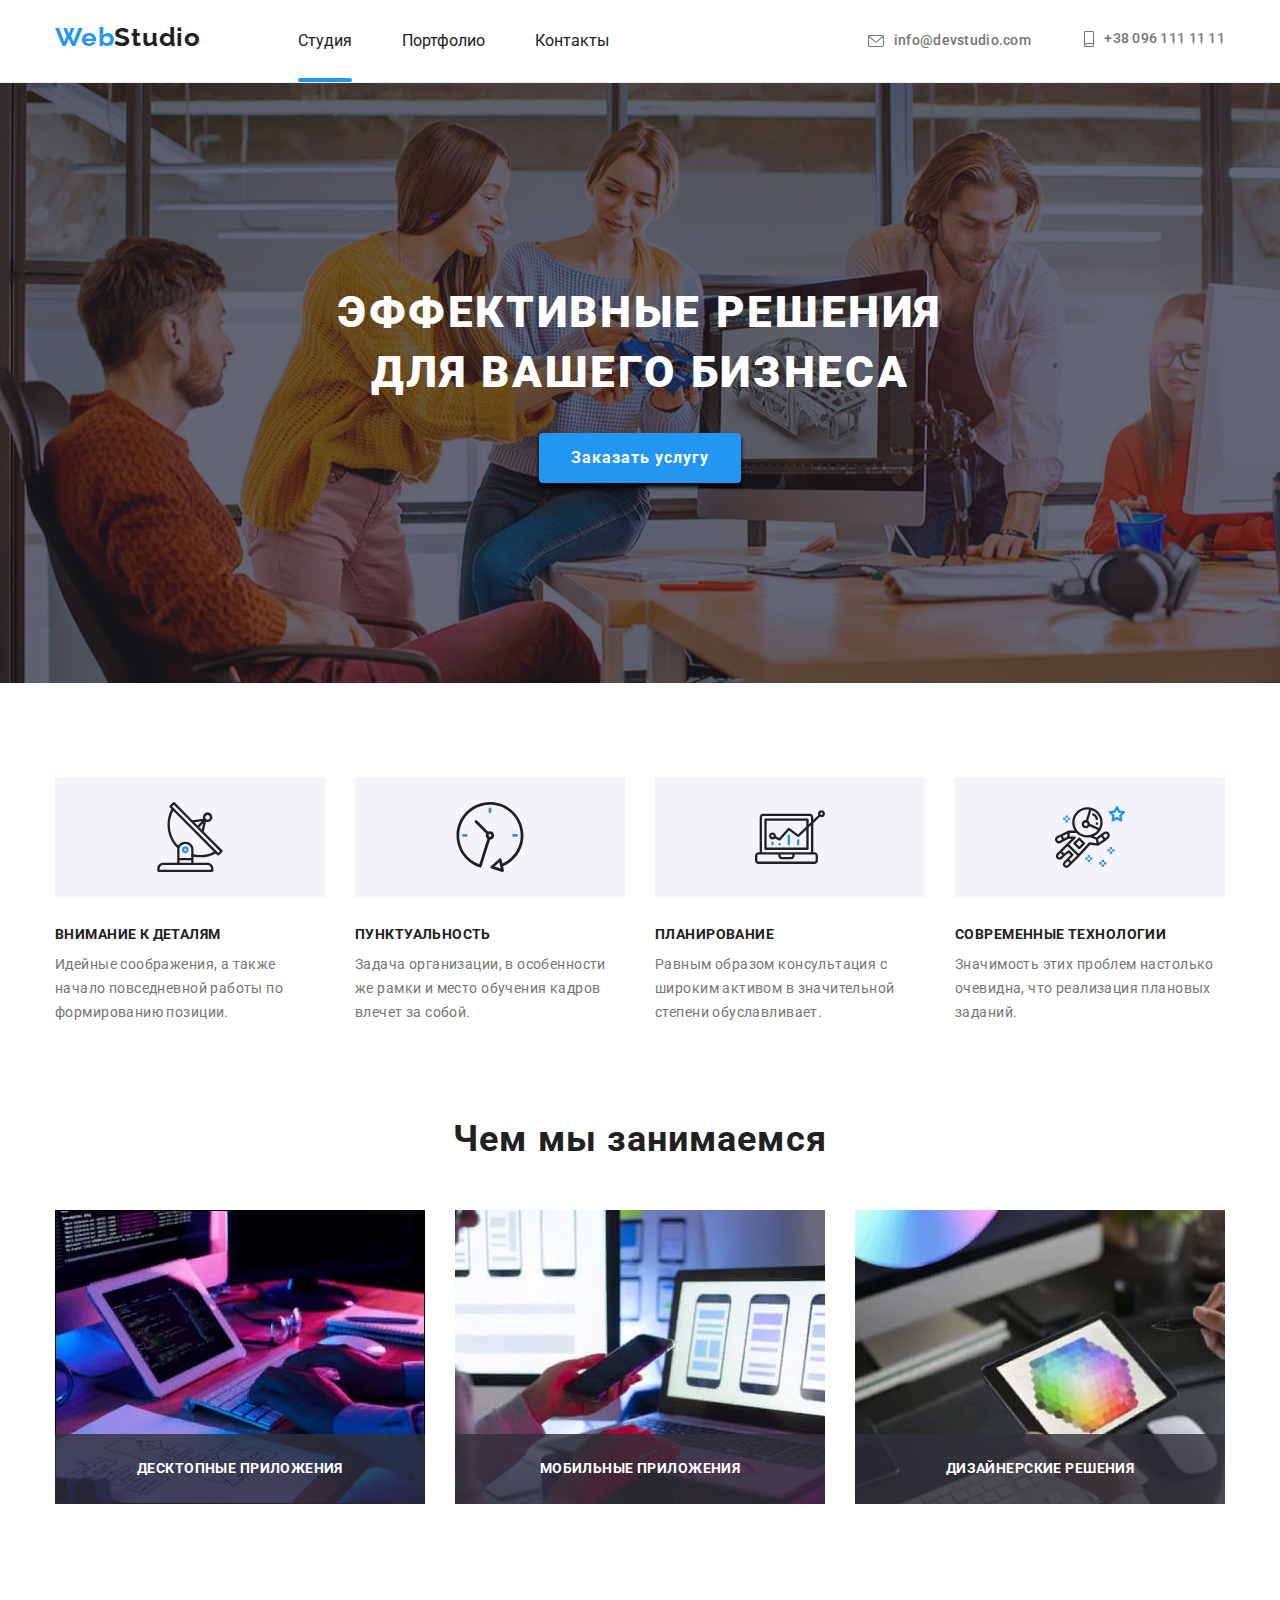
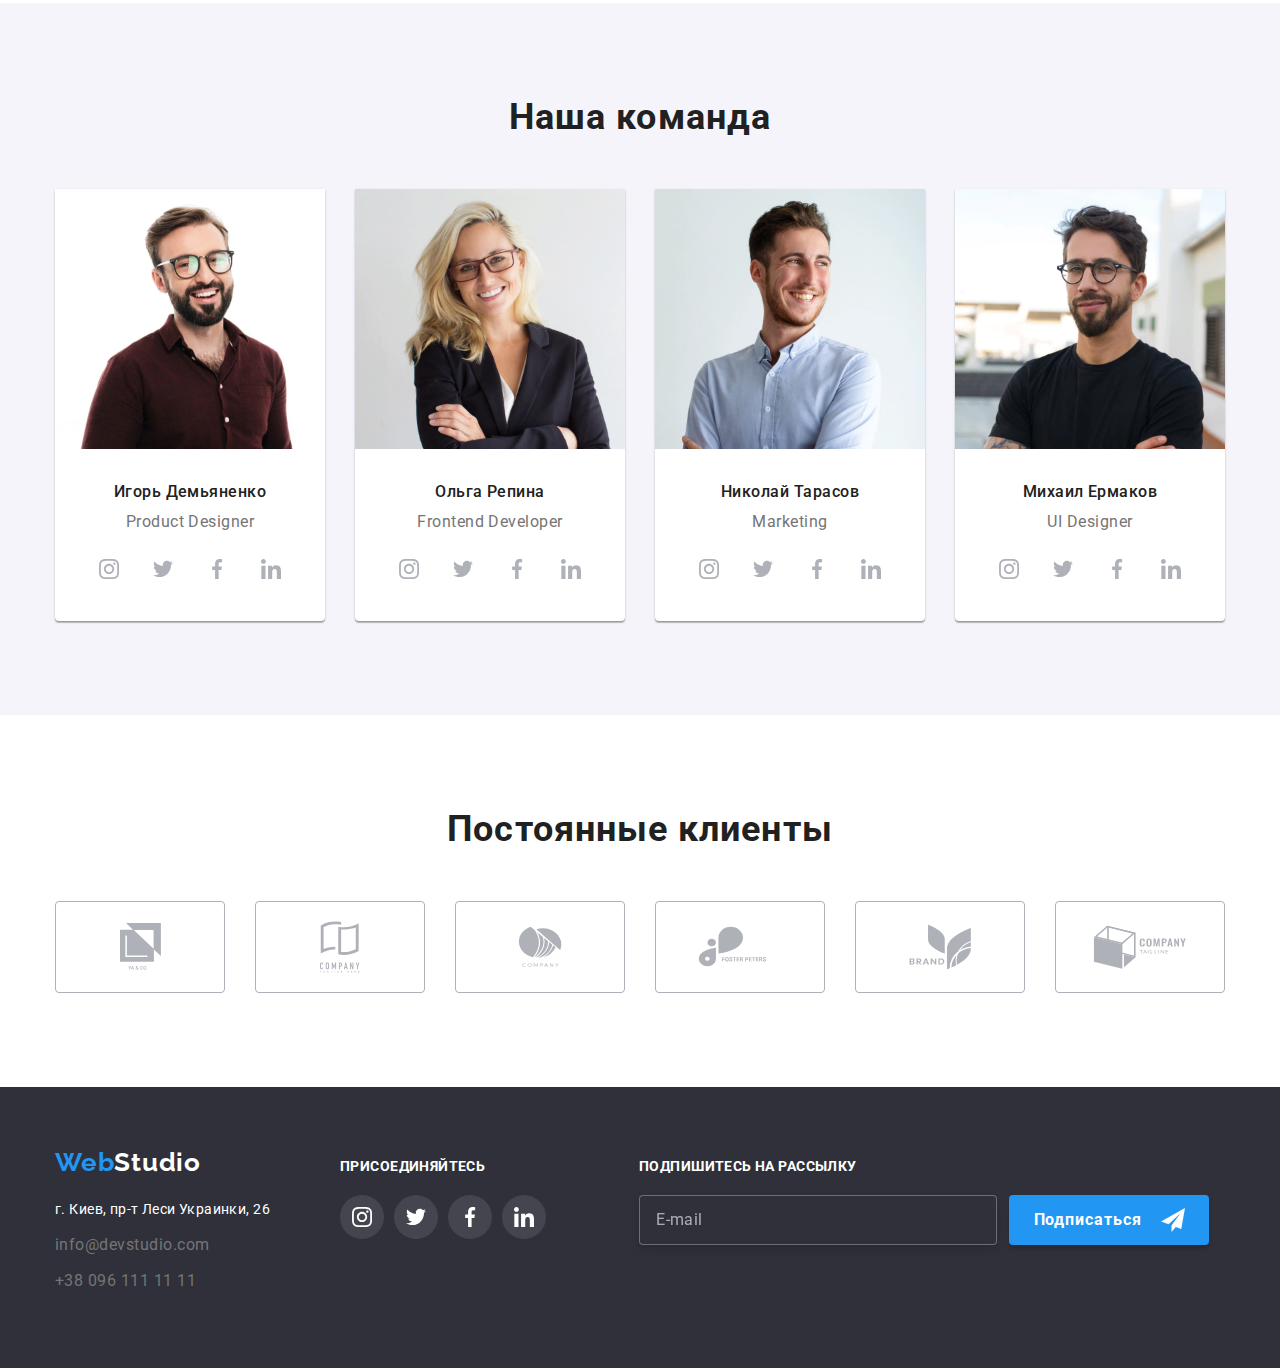
<file: index.html>
<!DOCTYPE html>
<html lang="ru">
    <head>
        <meta charset="UTF-8" />
        <meta http-equiv="X-UA-Compatible" content="IE=edge" />
        <meta name="viewport" content="width=device-width, initial-scale=1.0" />
        <title>WebStudio</title>
        <link rel="preconnect" href="https://fonts.gstatic.com" />
        <link
            href="https://fonts.googleapis.com/css2?family=Raleway:wght@700&family=Roboto:wght@400;700;900&display=swap"
            rel="stylesheet"
        />
        <link
            rel="stylesheet"
            href="https://cdnjs.cloudflare.com/ajax/libs/modern-normalize/1.0.0/modern-normalize.min.css"
        />
        <link
            rel="stylesheet"
            href="https://cdnjs.cloudflare.com/ajax/libs/modern-normalize/1.0.0/modern-normalize.min.css"
        />
        <link rel="stylesheet" href="./css/main.min.css" />
    </head>
    <body>
        <!--шапка сторінки-->
        <header class="page-header">
            <div class="conteiner page-header__conteiner">
                <!--навігація-->
                <nav class="nav">
                    <a href="./index.html" class="logo page-header__logo"
                        ><span class="logo__item">Web</span>Studio</a
                    >
                    <ul class="nav__list nav__menu">
                        <li class="nav__item">
                            <a href="./index.html" class="nav__link current">Студия</a>
                        </li>
                        <li class="nav__item">
                            <a href="./portfolio.html" class="nav__link"
                                >Портфолио</a
                            >
                        </li>
                        <li class="nav__item">
                            <a href="#" class="nav__link">Контакты</a>
                        </li>
                    </ul>
                </nav>
                <!--зв'язок-->
                <ul class="communication">
                    <li class="communication__item">
                        <a href="mailto:info@devstudio.com" class="communication__link"
                            ><svg class="communication__icon" width="16" height="12">
                                <use
                                    href="./images/icons.svg#icon-envelope"
                                ></use>
                            </svg>
                            info@devstudio.com</a
                        >
                    </li>
                    <li class="communication__item">
                        <a href="tel:+380961111111" class="communication__link"
                            ><svg class="communication__icon" width="10" height="16">
                                <use
                                    href="./images/icons.svg#icon-smartphone"
                                ></use>
                            </svg>
                            +38 096 111 11 11
                        </a>
                    </li>
                </ul>
            </div>
        </header>
        <main>
            <!--блок контенту-->
            <!--герой-->
            <section class="hero">
                <div class="conteiner">
                    <h1 class="hero__title">
                        Эффективные решения для вашего бизнеса
                    </h1>
                    <!--на макеті прописано як кнопка-->
                    <button type="button" class="hero__button" data-modal-open>
                        Заказать услугу
                    </button>
                </div>
            </section>
            <!--короткий загальний опис-->
            <section class="specifics">
                <div class="conteiner">
                    <h2 class="visually-hidden">Особенности</h2>
                    <ul class="specifics__list">
                        <li class="specifics__item">
                            <div class="specifics__feature">
                                <svg class="specifics__icon">
                                    <use
                                        href="./images/icons.svg#icon-antenna"
                                    ></use>
                                </svg>
                            </div>
                            <h3 class="specifics__skills">Внимание к деталям</h3>
                            <p class="specifics__text">
                                Идейные соображения, а также начало повседневной
                                работы по формированию позиции.
                            </p>
                        </li>
                        <li class="specifics__item">
                            <div class="specifics__feature">
                                <svg class="specifics__icon">
                                    <use
                                        href="./images/icons.svg#icon-clock"
                                    ></use>
                                </svg>
                            </div>
                            <h3 class="specifics__skills">Пунктуальность</h3>
                            <p class="specifics__text">
                                Задача организации, в особенности же рамки и
                                место обучения кадров влечет за собой.
                            </p>
                        </li>
                        <li class="specifics__item">
                            <div class="specifics__feature">
                                <svg class="specifics__icon">
                                    <use
                                        href="./images/icons.svg#icon-diagram"
                                    ></use>
                                </svg>
                            </div>
                            <h3 class="specifics__skills">Планирование</h3>
                            <p class="specifics__text">
                                Равным образом консультация с широким активом в
                                значительной степени обуславливает.
                            </p>
                        </li>
                        <li class="specifics__item">
                            <div class="specifics__feature">
                                <svg class="specifics__icon">
                                    <use
                                        href="./images/icons.svg#icon-astronaut"
                                    ></use>
                                </svg>
                            </div>
                            <h3 class="specifics__skills">Современные технологии</h3>
                            <p class="specifics__text">
                                Значимость этих проблем настолько очевидна, что
                                реализация плановых заданий.
                            </p>
                        </li>
                    </ul>
                </div>
            </section>
            <!--роботи студії-->
            <section class="services">
                <div class="conteiner">
                    <h2 class="services__title">Чем мы занимаемся</h2>
                    <ul class="services__list">
                        <li class="services__item">
                            <div class="services__thrumb">
                                <img
                                    src="./images/job/box-1.jpg"
                                    width="370"
                                    height="294"
                                    alt="мужчина печатает на клавиатуре пк"
                                />
                                <div class="services__describe">
                                    <p class="services__text">
                                        Десктопные приложения
                                    </p>
                                </div>
                            </div>
                        </li>
                        <li class="services__item">
                            <div class="services__thrumb">
                                <img
                                    src="./images/job/box-2.jpg"
                                    width="370"
                                    height="294"
                                    alt="мужчина держит левой рукой телефон а правой печатает на ноутбуке"
                                />
                                <div class="services__describe">
                                    <p class="services__text">Мобильные приложения</p>
                                </div>
                            </div>
                        </li>
                        <li class="services__item">
                            <div class="services__thrumb">
                                <img
                                    src="./images/job/box-3.jpg"
                                    width="370"
                                    height="294"
                                    alt="мужчина левой рукой держит планшет"
                                />
                                <div class="services__describe">
                                    <p class="services__text">Дизайнерские решения</p>
                                </div>
                            </div>
                        </li>
                    </ul>
                </div>
            </section>
            <!--команда-->
            <section class="team">
                <div class="conteiner">
                    <h2 class="team__title">Наша команда</h2>
                    <ul class="team__list">
                        <li class="team__item">
                            <img
                                src="./images/team/img.jpg"
                                width="270"
                                height="260"
                                alt="Игорь Демьяненко"
                            />
                            <div class="team__box">
                                <h3 class="team__name">Игорь Демьяненко</h3>
                                <p lang="en" class="team__text">
                                    Product Designer
                                </p>
                                <ul class="social">
                                    <li class="social__item">
                                        <a
                                            href=""
                                            target="_blank"
                                            rel="noopener noreferrer"
                                            class="social__link"
                                            ><svg class="social__icon">
                                                <use
                                                    href="./images/icons.svg#icon-instagram"
                                                ></use>
                                            </svg>
                                        </a>
                                    </li>
                                    <li class="social__item">
                                        <a
                                            href=""
                                            target="_blank"
                                            rel="noopener noreferrer"
                                            class="social__link"
                                            ><svg class="social__icon">
                                                <use
                                                    href="./images/icons.svg#icon-twitter"
                                                ></use>
                                            </svg>
                                        </a>
                                    </li>
                                    <li class="social__item">
                                        <a
                                            href=""
                                            target="_blank"
                                            rel="noopener noreferrer"
                                            class="social__link"
                                            ><svg class="social__icon">
                                                <use
                                                    href="./images/icons.svg#icon-facebook"
                                                ></use>
                                            </svg>
                                        </a>
                                    </li>
                                    <li class="social__item">
                                        <a
                                            href=""
                                            target="_blank"
                                            rel="noopener noreferrer"
                                            class="social__link"
                                            ><svg class="social__icon">
                                                <use
                                                    href="./images/icons.svg#icon-linkedin"
                                                ></use>
                                            </svg>
                                        </a>
                                    </li>
                                </ul>
                            </div>
                        </li>
                        <li class="team__item">
                            <img
                                src="./images/team/img-1.jpg"
                                width="270"
                                height="260"
                                alt="Ольга Репина"
                            />
                            <div class="team__box">
                                <h3 class="team__name">Ольга Репина</h3>
                                <p lang="en" class="team__text">
                                    Frontend Developer
                                </p>
                                <ul class="social">
                                    <li class="social__item">
                                        <a
                                            href=""
                                            target="_blank"
                                            rel="noopener noreferrer"
                                            class="social__link"
                                            ><svg class="social__icon">
                                                <use
                                                    href="./images/icons.svg#icon-instagram"
                                                ></use>
                                            </svg>
                                        </a>
                                    </li>
                                    <li class="social__item">
                                        <a
                                            href=""
                                            target="_blank"
                                            rel="noopener noreferrer"
                                            class="social__link"
                                            ><svg class="social__icon">
                                                <use
                                                    href="./images/icons.svg#icon-twitter"
                                                ></use>
                                            </svg>
                                        </a>
                                    </li>
                                    <li class="social__item">
                                        <a
                                            href=""
                                            target="_blank"
                                            rel="noopener noreferrer"
                                            class="social__link"
                                            ><svg class="social__icon">
                                                <use
                                                    href="./images/icons.svg#icon-facebook"
                                                ></use>
                                            </svg>
                                        </a>
                                    </li>
                                    <li class="social__item">
                                        <a
                                            href=""
                                            target="_blank"
                                            rel="noopener noreferrer"
                                            class="social__link"
                                            ><svg class="social__icon">
                                                <use
                                                    href="./images/icons.svg#icon-linkedin"
                                                ></use>
                                            </svg>
                                        </a>
                                    </li>
                                </ul>
                            </div>
                        </li>
                        <li class="team__item">
                            <img
                                src="./images/team/img-2.jpg"
                                width="270"
                                height="260"
                                alt="Николай тарасов"
                            />
                            <div class="team__box">
                                <h3 class="team__name">Николай Тарасов</h3>
                                <p lang="en" class="team__text">Marketing</p>
                                <ul class="social">
                                    <li class="social__item">
                                        <a
                                            href=""
                                            target="_blank"
                                            rel="noopener noreferrer"
                                            class="social__link"
                                            ><svg class="social__icon">
                                                <use
                                                    href="./images/icons.svg#icon-instagram"
                                                ></use>
                                            </svg>
                                        </a>
                                    </li>
                                    <li class="social__item">
                                        <a
                                            href=""
                                            target="_blank"
                                            rel="noopener noreferrer"
                                            class="social__link"
                                            ><svg class="social__icon">
                                                <use
                                                    href="./images/icons.svg#icon-twitter"
                                                ></use>
                                            </svg>
                                        </a>
                                    </li>
                                    <li class="social__item">
                                        <a
                                            href=""
                                            target="_blank"
                                            rel="noopener noreferrer"
                                            class="social__link"
                                            ><svg class="social__icon">
                                                <use
                                                    href="./images/icons.svg#icon-facebook"
                                                ></use>
                                            </svg>
                                        </a>
                                    </li>
                                    <li class="social__item">
                                        <a
                                            href=""
                                            target="_blank"
                                            rel="noopener noreferrer"
                                            class="social__link"
                                            ><svg class="social__icon">
                                                <use
                                                    href="./images/icons.svg#icon-linkedin"
                                                ></use>
                                            </svg>
                                        </a>
                                    </li>
                                </ul>
                            </div>
                        </li>
                        <li class="team__item">
                            <img
                                src="./images/team/img-3.jpg"
                                width="270"
                                height="260"
                                alt="Михаил Ермаков"
                            />
                            <div class="team__box">
                                <h3 class="team__name">Михаил Ермаков</h3>
                                <p lang="en" class="team__text">UI Designer</p>
                                <ul class="social">
                                    <li class="social__item">
                                        <a
                                            href=""
                                            target="_blank"
                                            rel="noopener noreferrer"
                                            class="social__link"
                                            ><svg class="social__icon">
                                                <use
                                                    href="./images/icons.svg#icon-instagram"
                                                ></use>
                                            </svg>
                                        </a>
                                    </li>
                                    <li class="social__item">
                                        <a
                                            href=""
                                            target="_blank"
                                            rel="noopener noreferrer"
                                            class="social__link"
                                            ><svg class="social__icon">
                                                <use
                                                    href="./images/icons.svg#icon-twitter"
                                                ></use>
                                            </svg>
                                        </a>
                                    </li>
                                    <li class="social__item">
                                        <a
                                            href=""
                                            target="_blank"
                                            rel="noopener noreferrer"
                                            class="social__link"
                                            ><svg class="social__icon">
                                                <use
                                                    href="./images/icons.svg#icon-facebook"
                                                ></use>
                                            </svg>
                                        </a>
                                    </li>
                                    <li class="social__item">
                                        <a
                                            href=""
                                            target="_blank"
                                            rel="noopener noreferrer"
                                            class="social__link"
                                            ><svg class="social__icon">
                                                <use
                                                    href="./images/icons.svg#icon-linkedin"
                                                ></use>
                                            </svg>
                                        </a>
                                    </li>
                                </ul>
                            </div>
                        </li>
                    </ul>
                </div>
            </section>
            <section class="clients">
                <div class="conteiner">
                    <h2 class="clients__title">Постоянные клиенты</h2>
                    <ul class="clients__list">
                        <li class="clients__item">
                            <a
                                href=""
                                target="_blank"
                                rel="noopener noreferrer"
                                class="clients__link"
                                ><svg
                                    class="clients__icon"
                                    width="41"
                                    height="47"
                                >
                                    <use
                                        href="./images/icons.svg#icon-group-1"
                                    ></use>
                                </svg>
                            </a>
                        </li>
                        <li class="clients__item">
                            <a
                                href=""
                                target="_blank"
                                rel="noopener noreferrer"
                                class="clients__link"
                                ><svg
                                    class="clients__icon"
                                    width="40"
                                    height="52"
                                >
                                    <use
                                        href="./images/icons.svg#icon-group-2"
                                    ></use>
                                </svg>
                            </a>
                        </li>
                        <li class="clients__item">
                            <a
                                href=""
                                target="_blank"
                                rel="noopener noreferrer"
                                class="clients__link"
                                ><svg
                                    class="clients__icon"
                                    width="44"
                                    height="41"
                                >
                                    <use
                                        href="./images/icons.svg#icon-group-3"
                                    ></use>
                                </svg>
                            </a>
                        </li>
                        <li class="clients__item">
                            <a
                                href=""
                                target="_blank"
                                rel="noopener noreferrer"
                                class="clients__link"
                                ><svg
                                    class="clients__icon"
                                    width="85"
                                    height="41"
                                >
                                    <use
                                        href="./images/icons.svg#icon-group-4"
                                    ></use>
                                </svg>
                            </a>
                        </li>
                        <li class="clients__item">
                            <a
                                href=""
                                target="_blank"
                                rel="noopener noreferrer"
                                class="clients__link"
                                ><svg
                                    class="clients__icon"
                                    width="63"
                                    height="46"
                                >
                                    <use
                                        href="./images/icons.svg#icon-group-5"
                                    ></use>
                                </svg>
                            </a>
                        </li>
                        <li class="clients__item">
                            <a
                                href=""
                                target="_blank"
                                rel="noopener noreferrer"
                                class="clients__link"
                                ><svg
                                    class="clients__icon"
                                    width="94"
                                    height="44"
                                >
                                    <use
                                        href="./images/icons.svg#icon-group-6"
                                    ></use>
                                </svg>
                            </a>
                        </li>
                    </ul>
                </div>
            </section>
        </main>
        <!--підвал сторінки-->
        <footer class="basement">
            <div class="conteiner basement__list">
                <div class="basement__address">
                    <a href="./index.html" class="logo"
                        ><span class="logo__item">Web</span
                        ><span class="logo__item--alt-color">Studio</span></a
                    >
                    <address class="info basement__info">
                        <ul class="info__list">
                            <li class="info__item">
                                <a
                                    href="https://goo.gl/maps/6gxEorECzuaQfL2a7"
                                    target="_blank"
                                    rel="noopener noreferrer"
                                    class="info__link"
                                    >г. Киев, пр-т Леси Украинки, 26</a
                                >
                            </li>
                            <li class="info__item">
                                <a
                                    href="mailto:info@devstudio.com"
                                    class="info__link--color"
                                    >info@devstudio.com</a
                                >
                            </li>
                            <li class="info__item">
                                <a href="tel:+380961111111" class="info__link--color"
                                    >+38 096 111 11 11</a
                                >
                            </li>
                        </ul>
                    </address>
                </div>
                <div class="basement-social">
                    <h3 class="basement-social__title">присоединяйтесь</h3>
                    <ul class="basement-social__list">
                        <li class="basement-social__item">
                            <a
                                href=""
                                target="_blank"
                                rel="noopener noreferrer"
                                class="basement-social__link"
                                ><svg class="basement-social__icon">
                                    <use
                                        href="./images/icons.svg#icon-instagram"
                                    ></use>
                                </svg>
                            </a>
                        </li>
                        <li class="basement-social__item">
                            <a
                                href=""
                                target="_blank"
                                rel="noopener noreferrer"
                                class="basement-social__link"
                                ><svg class="basement-social__icon">
                                    <use
                                        href="./images/icons.svg#icon-twitter"
                                    ></use>
                                </svg>
                            </a>
                        </li>
                        <li class="basement-social__item">
                            <a
                                href=""
                                target="_blank"
                                rel="noopener noreferrer"
                                class="basement-social__link"
                                ><svg class="basement-social__icon">
                                    <use
                                        href="./images/icons.svg#icon-facebook"
                                    ></use>
                                </svg>
                            </a>
                        </li>
                        <li class="basement-social__item">
                            <a
                                href=""
                                target="_blank"
                                rel="noopener noreferrer"
                                class="basement-social__link"
                                ><svg class="basement-social__icon">
                                    <use
                                        href="./images/icons.svg#icon-linkedin"
                                    ></use>
                                </svg>
                            </a>
                        </li>
                    </ul>
                </div>
                <form class="footer-form">
                    <label for="footer_email" class="footer-form__title"
                        >Подпишитесь на рассылку</label
                    >
                    <div class="footer-form__conteiner">
                        <input
                            type="email"
                            name="footer_email"
                            id="footer_email"
                            placeholder="E-mail"
                            required
                            class="footer-form__mail"
                        />
                        <button type="submit" class="footer-form__button">
                            Подписаться<svg class="footer-form__icon">
                                <use href="./images/icons.svg#icon-send"></use>
                            </svg>
                        </button>
                    </div>
                </form>
            </div>
        </footer>
        <div class="backdrop is-hidden" data-modal>
            <div class="modal">
                <button type="button" class="modal__exit" data-modal-close>
                    <svg width="18" height="18" class="modal__icon">
                        <use href="./images/icons.svg#icon-close"></use>
                    </svg>
                </button>
                <form class="modal__form">
                    <h3 class="modal__title">
                        Оставьте свои данные, мы вам перезвоним
                    </h3>
                    <div role="group" class="anketa">
                        <label for="user_name" class="anketa__title">Имя</label>
                        <div class="anketa__conteiner">
                            <input
                                type="text"
                                name="user_name"
                                id="user_name"
                                required
                                pattern="^[a-zA-Z]+$"
                                class="anketa__item"
                            />
                            <span
                                ><svg class="anketa__icon">
                                    <use
                                        href="./images/icons.svg#icon-person"
                                    ></use>
                                </svg>
                            </span>
                        </div>
                        <label for="phone_namber" class="anketa__title"
                            >Телефон</label
                        >
                        <div class="anketa__conteiner">
                            <input
                                type="tel"
                                name="phone_namber"
                                id="phone_namber"
                                required
                                pattern="[0-9]{6,13}"
                                class="anketa__item"
                            />
                            <span
                                ><svg class="anketa__icon">
                                    <use
                                        href="./images/icons.svg#icon-phone"
                                    ></use>
                                </svg>
                            </span>
                        </div>
                        <label for="email" class="anketa__title">Почта</label>
                        <div class="anketa__conteiner">
                            <input
                                type="email"
                                name="email"
                                id="email"
                                required
                                class="anketa__item"
                            />
                            <span
                                ><svg class="anketa__icon">
                                    <use
                                        href="./images/icons.svg#icon-email"
                                    ></use>
                                </svg>
                            </span>
                        </div>
                        <label for="feedback" class="anketa__title"
                            >Комментарий</label
                        >
                        <div class="anketa__conteiner anketa__conteiner--feedback">
                            <textarea
                                name="feedback"
                                id="feedback"
                                placeholder="Введите текст"
                                class="anketa__coments"
                            ></textarea>
                        </div>
                        <div class="licence">
                            <input
                                type="checkbox"
                                name="licence"
                                value="licence"
                                id="licence"
                                class="licence__checkbox is-hidden"
                            />
                            <label for="licence" class="licence__icon"
                                >Соглашаюсь с рассылкой и принимаю
                                <a href="#" class="licence__link"
                                    >Условия договора</a
                                ></label
                            >
                        </div>
                    </div>
                    <button type="submit" class="modal__button">Отправить</button>
                </form>
            </div>
        </div>
        <script src="./js/modal.js"></script>
    </body>
</html>
</file>
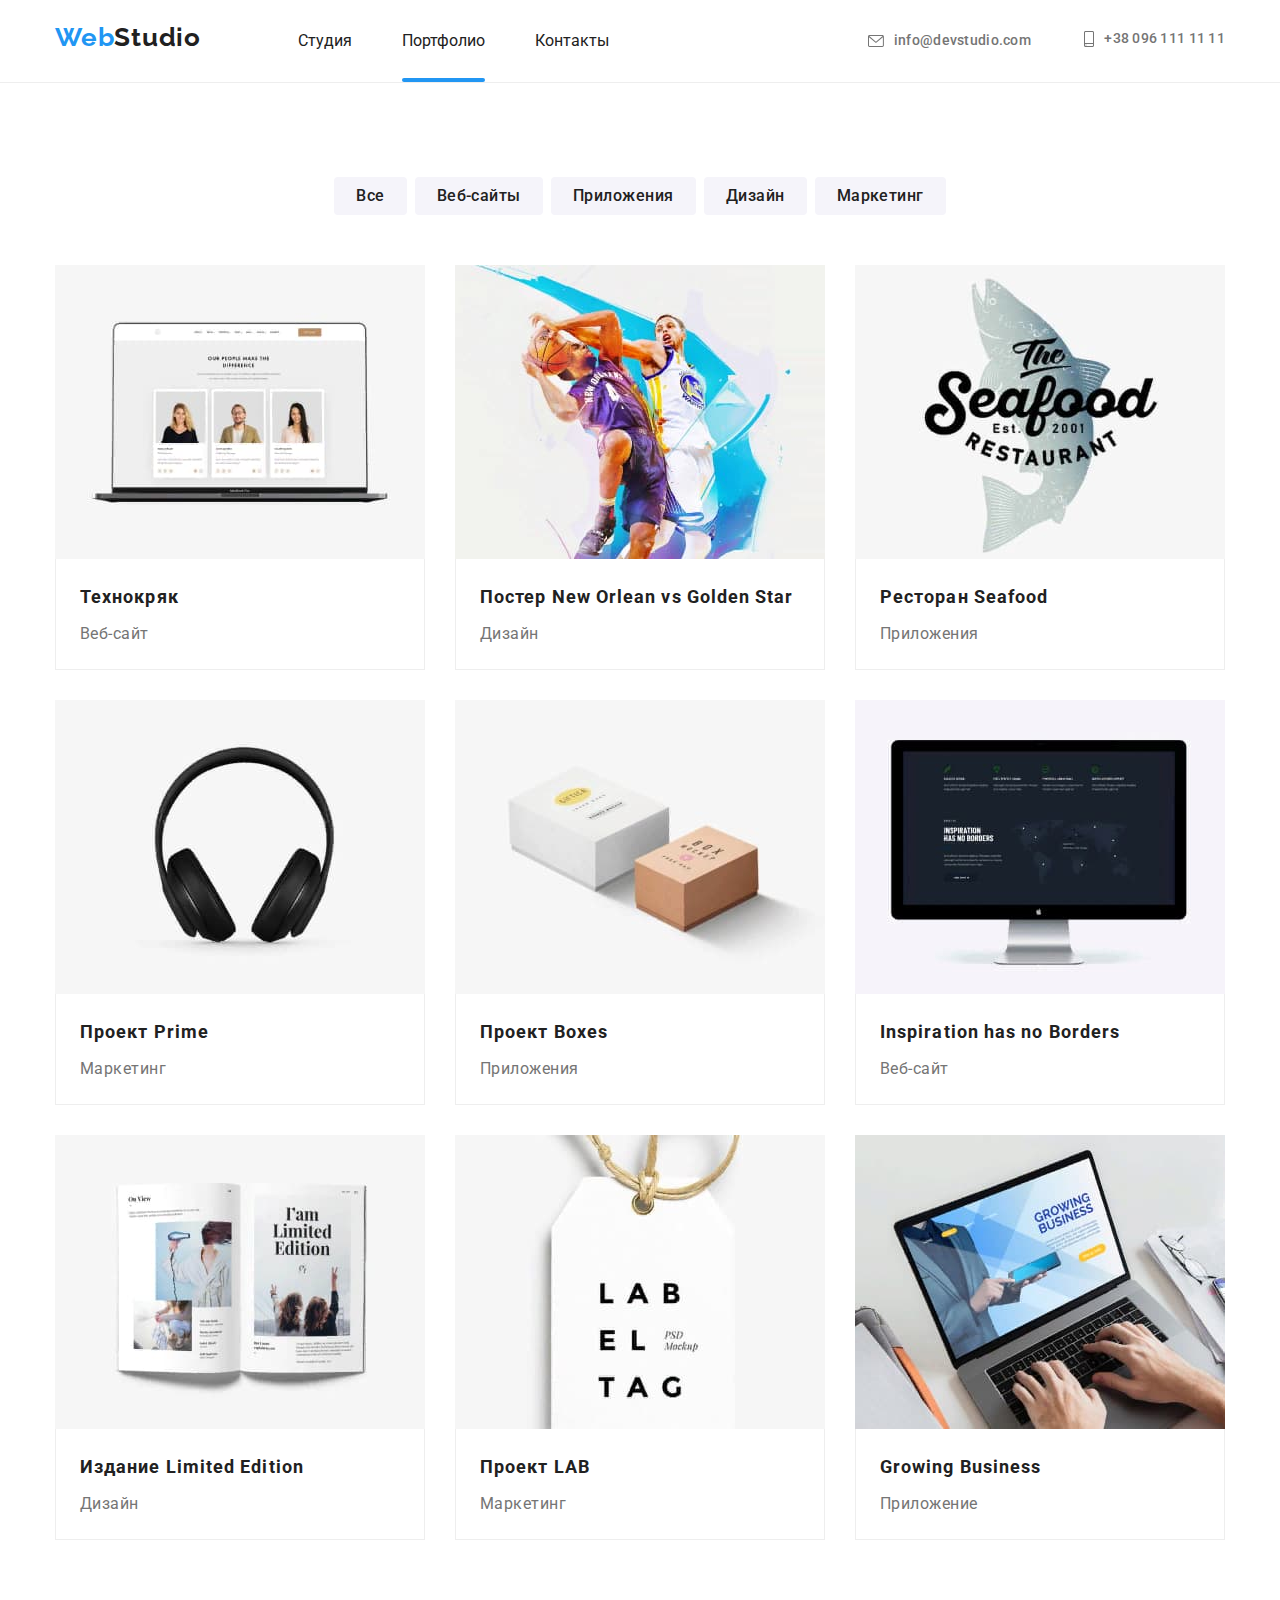
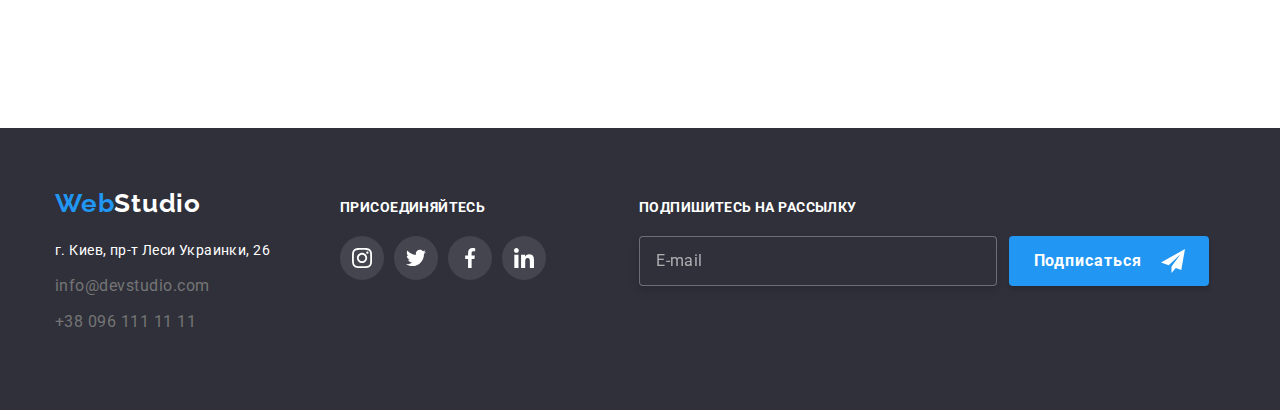
<file: portfolio.html>
<!DOCTYPE html>
<html lang="ru">
    <head>
        <meta charset="UTF-8" />
        <meta http-equiv="X-UA-Compatible" content="IE=edge" />
        <meta name="viewport" content="width=device-width, initial-scale=1.0" />
        <title>Portfolio</title>
        <link rel="preconnect" href="https://fonts.gstatic.com" />
        <link
            href="https://fonts.googleapis.com/css2?family=Raleway:wght@700&family=Roboto:wght@400;700;900&display=swap"
            rel="stylesheet"
        />
        <link
            rel="stylesheet"
            href="https://cdnjs.cloudflare.com/ajax/libs/modern-normalize/1.0.0/modern-normalize.min.css"
        />
        <link
            rel="stylesheet"
            href="https://cdnjs.cloudflare.com/ajax/libs/modern-normalize/1.0.0/modern-normalize.min.css"
        />
        <link rel="stylesheet" href="./css/main.min.css" />
    </head>
    <body>
        <!--шапка сторінки-->
        <header class="page-header">
            <div class="conteiner page-header__conteiner">
                <!--навігація-->
                <nav class="nav">
                    <a href="./index.html" class="logo page-header__logo"
                        ><span class="logo__item">Web</span>Studio</a
                    >
                    <ul class="nav__list nav__menu">
                        <li class="nav__item">
                            <a href="./index.html" class="nav__link">Студия</a>
                        </li>
                        <li class="nav__item">
                            <a href="./portfolio.html" class="nav__link current"
                                >Портфолио</a
                            >
                        </li>
                        <li class="nav__item">
                            <a href="#" class="nav__link">Контакты</a>
                        </li>
                    </ul>
                </nav>
                <!--зв'язок-->
                <ul class="communication">
                    <li class="communication__item">
                        <a href="mailto:info@devstudio.com" class="communication__link"
                            ><svg class="communication__icon" width="16" height="12">
                                <use
                                    href="./images/icons.svg#icon-envelope"
                                ></use>
                            </svg>
                            info@devstudio.com</a
                        >
                    </li>
                    <li class="communication__item">
                        <a href="tel:+380961111111" class="communication__link"
                            ><svg class="communication__icon" width="10" height="16">
                                <use
                                    href="./images/icons.svg#icon-smartphone"
                                ></use>
                            </svg>
                            +38 096 111 11 11
                        </a>
                    </li>
                </ul>
            </div>
        </header>
        <main>
            <section class="portfolio">
                <div class="conteiner">
                    <h1 class="visually-hidden">Наши работы</h1>
                    <ul class="filters__list">
                        <li class="filters__item">
                            <button type="button" class="filters__button">Все</button>
                        </li>
                        <li class="filters__item">
                            <button type="button" class="filters__button">
                                Веб-сайты
                            </button>
                        </li>
                        <li class="filters__item">
                            <button type="button" class="filters__button">
                                Приложения
                            </button>
                        </li>
                        <li class="filters__item">
                            <button type="button" class="filters__button">
                                Дизайн
                            </button>
                        </li>
                        <li class="filters__item">
                            <button type="button" class="filters__button">
                                Маркетинг
                            </button>
                        </li>
                    </ul>
                    <ul class="portfolio__list">
                        <li class="portfolio__item">
                            <a href="" class="portfolio__link">
                                <div class="portfolio__overlay">
                                    <img
                                        src="./images/portfolio/img.jpg"
                                        width="370"
                                        height="294"
                                        alt="ноутбук с изображениями"
                                        class="portfolio__icon"
                                    />
                                    <p class="portfolio__text">
                                        Технокряк это современная площадка
                                        распространения коронавируса. Компании
                                        используют эту платформу для цифрового
                                        шпионажа и атак на защищённые сервера
                                        конкурентов.
                                    </p>
                                </div>
                                <div class="portfolio__discription">
                                    <h2 class="portfolio__title">Технокряк</h2>
                                    <p class="portfolio__position">Веб-сайт</p>
                                </div></a
                            >
                        </li>
                        <li class="portfolio__item">
                            <a href="" class="portfolio__link">
                                <div class="portfolio__overlay">
                                    <img
                                        src="./images/portfolio/img-1.jpg"
                                        width="370"
                                        height="294"
                                        alt="баскетболисты"
                                        class="portfolio__icon"
                                    />
                                    <p class="portfolio__text">
                                        Технокряк это современная площадка
                                        распространения коронавируса. Компании
                                        используют эту платформу для цифрового
                                        шпионажа и атак на защищённые сервера
                                        конкурентов.
                                    </p>
                                </div>
                                <div class="portfolio__discription">
                                    <h2 class="portfolio__title">
                                        Постер New Orlean vs Golden Star
                                    </h2>
                                    <p class="portfolio__position">Дизайн</p>
                                </div></a
                            >
                        </li>
                        <li class="portfolio__item">
                            <a href="" class="portfolio__link">
                                <div class="portfolio__overlay">
                                    <img
                                        src="./images/portfolio/img-2.jpg"
                                        width="370"
                                        height="294"
                                        alt="логотим с рыбой на фоне"
                                        class="portfolio__icon"
                                    />
                                    <p class="portfolio__text">
                                        Технокряк это современная площадка
                                        распространения коронавируса. Компании
                                        используют эту платформу для цифрового
                                        шпионажа и атак на защищённые сервера
                                        конкурентов.
                                    </p>
                                </div>
                                <div class="portfolio__discription">
                                    <h2 class="portfolio__title">Ресторан Seafood</h2>
                                    <p class="portfolio__position">Приложения</p>
                                </div></a
                            >
                        </li>
                        <li class="portfolio__item">
                            <a href="" class="portfolio__link">
                                <div class="portfolio__overlay">
                                    <img
                                        src="./images/portfolio/img-3.jpg"
                                        width="370"
                                        height="294"
                                        alt="наушники"
                                        class="portfolio__icon"
                                    />
                                    <p class="portfolio__text">
                                        Технокряк это современная площадка
                                        распространения коронавируса. Компании
                                        используют эту платформу для цифрового
                                        шпионажа и атак на защищённые сервера
                                        конкурентов.
                                    </p>
                                </div>
                                <div class="portfolio__discription">
                                    <h2 class="portfolio__title">Проект Prime</h2>
                                    <p class="portfolio__position">Маркетинг</p>
                                </div></a
                            >
                        </li>
                        <li class="portfolio__item">
                            <a href="" class="portfolio__link">
                                <div class="portfolio__overlay">
                                    <img
                                        src="./images/portfolio/img-4.jpg"
                                        width="370"
                                        height="294"
                                        alt="две коробки"
                                        class="portfolio__icon"
                                    />
                                    <p class="portfolio__text">
                                        Технокряк это современная площадка
                                        распространения коронавируса. Компании
                                        используют эту платформу для цифрового
                                        шпионажа и атак на защищённые сервера
                                        конкурентов.
                                    </p>
                                </div>
                                <div class="portfolio__discription">
                                    <h2 class="portfolio__title">Проект Boxes</h2>
                                    <p class="portfolio__position">Приложения</p>
                                </div></a
                            >
                        </li>
                        <li class="portfolio__item">
                            <a href="" class="portfolio__link">
                                <div class="portfolio__overlay">
                                    <img
                                        src="./images/portfolio/img-5.jpg"
                                        width="370"
                                        height="294"
                                        alt="монитор пк"
                                        class="portfolio__icon"
                                    />
                                    <p class="portfolio__text">
                                        Технокряк это современная площадка
                                        распространения коронавируса. Компании
                                        используют эту платформу для цифрового
                                        шпионажа и атак на защищённые сервера
                                        конкурентов.
                                    </p>
                                </div>
                                <div class="portfolio__discription">
                                    <h2 class="portfolio__title">
                                        Inspiration has no Borders
                                    </h2>
                                    <p class="portfolio__position">Веб-сайт</p>
                                </div></a
                            >
                        </li>
                        <li class="portfolio__item">
                            <a href="" class="portfolio__link">
                                <div class="portfolio__overlay">
                                    <img
                                        src="./images/portfolio/img-6.jpg"
                                        width="370"
                                        height="294"
                                        alt="журнал"
                                        class="portfolio__icon"
                                    />
                                    <p class="portfolio__text">
                                        Технокряк это современная площадка
                                        распространения коронавируса. Компании
                                        используют эту платформу для цифрового
                                        шпионажа и атак на защищённые сервера
                                        конкурентов.
                                    </p>
                                </div>
                                <div class="portfolio__discription">
                                    <h2 class="portfolio__title">
                                        Издание Limited Edition
                                    </h2>
                                    <p class="portfolio__position">Дизайн</p>
                                </div></a
                            >
                        </li>
                        <li class="portfolio__item">
                            <a href="" class="portfolio__link">
                                <div class="portfolio__overlay">
                                    <img
                                        src="./images/portfolio/img-7.jpg"
                                        width="370"
                                        height="294"
                                        alt="бирка с надписью"
                                        class="portfolio__icon"
                                    />
                                    <p class="portfolio__text">
                                        Технокряк это современная площадка
                                        распространения коронавируса. Компании
                                        используют эту платформу для цифрового
                                        шпионажа и атак на защищённые сервера
                                        конкурентов.
                                    </p>
                                </div>
                                <div class="portfolio__discription">
                                    <h2 class="portfolio__title">Проект LAB</h2>
                                    <p class="portfolio__position">Маркетинг</p>
                                </div></a
                            >
                        </li>
                        <li class="portfolio__item">
                            <a href="" class="portfolio__link">
                                <div class="portfolio__overlay">
                                    <img
                                        src="./images/portfolio/img-8.jpg"
                                        width="370"
                                        height="294"
                                        alt="включенный ноутбук"
                                        class="portfolio__icon"
                                    />
                                    <p class="portfolio__text">
                                        Технокряк это современная площадка
                                        распространения коронавируса. Компании
                                        используют эту платформу для цифрового
                                        шпионажа и атак на защищённые сервера
                                        конкурентов.
                                    </p>
                                </div>
                                <div class="portfolio__discription">
                                    <h2 class="portfolio__title">Growing Business</h2>
                                    <p class="portfolio__position">Приложение</p>
                                </div></a
                            >
                        </li>
                    </ul>
                </div>
            </section>
        </main>
        <!--підвал сторінки-->
        <footer class="basement">
            <div class="conteiner basement__list">
                <div class="basement__address">
                    <a href="./index.html" class="logo"
                        ><span class="logo__item">Web</span
                        ><span class="logo__item--alt-color">Studio</span></a
                    >
                    <address class="info basement__info">
                        <ul class="info__list">
                            <li class="info__item">
                                <a
                                    href="https://goo.gl/maps/6gxEorECzuaQfL2a7"
                                    target="_blank"
                                    rel="noopener noreferrer"
                                    class="info__link"
                                    >г. Киев, пр-т Леси Украинки, 26</a
                                >
                            </li>
                            <li class="info__item">
                                <a
                                    href="mailto:info@devstudio.com"
                                    class="info__link--color"
                                    >info@devstudio.com</a
                                >
                            </li>
                            <li class="info__item">
                                <a href="tel:+380961111111" class="info__link--color"
                                    >+38 096 111 11 11</a
                                >
                            </li>
                        </ul>
                    </address>
                </div>
                <div class="basement-social">
                    <h3 class="basement-social__title">присоединяйтесь</h3>
                    <ul class="basement-social__list">
                        <li class="basement-social__item">
                            <a
                                href=""
                                target="_blank"
                                rel="noopener noreferrer"
                                class="basement-social__link"
                                ><svg class="basement-social__icon">
                                    <use
                                        href="./images/icons.svg#icon-instagram"
                                    ></use>
                                </svg>
                            </a>
                        </li>
                        <li class="basement-social__item">
                            <a
                                href=""
                                target="_blank"
                                rel="noopener noreferrer"
                                class="basement-social__link"
                                ><svg class="basement-social__icon">
                                    <use
                                        href="./images/icons.svg#icon-twitter"
                                    ></use>
                                </svg>
                            </a>
                        </li>
                        <li class="basement-social__item">
                            <a
                                href=""
                                target="_blank"
                                rel="noopener noreferrer"
                                class="basement-social__link"
                                ><svg class="basement-social__icon">
                                    <use
                                        href="./images/icons.svg#icon-facebook"
                                    ></use>
                                </svg>
                            </a>
                        </li>
                        <li class="basement-social__item">
                            <a
                                href=""
                                target="_blank"
                                rel="noopener noreferrer"
                                class="basement-social__link"
                                ><svg class="basement-social__icon">
                                    <use
                                        href="./images/icons.svg#icon-linkedin"
                                    ></use>
                                </svg>
                            </a>
                        </li>
                    </ul>
                </div>
                <form class="footer-form">
                    <label for="footer_email" class="footer-form__title"
                        >Подпишитесь на рассылку</label
                    >
                    <div class="footer-form__conteiner">
                        <input
                            type="email"
                            name="footer_email"
                            id="footer_email"
                            placeholder="E-mail"
                            required
                            class="footer-form__mail"
                        />
                        <button type="submit" class="footer-form__button">
                            Подписаться<svg class="footer-form__icon">
                                <use href="./images/icons.svg#icon-send"></use>
                            </svg>
                        </button>
                    </div>
                </form>
            </div>
        </footer>
    </body>
</html>
</file>
<file: css/main.min.css>
:root{--main-color: #757575;--secondary-color: #212121;--accent-color: #2196f3;--alt-color: #ffffff;--thirt-color: #f5f4fa;--alternative-bgr: #2f303a}html{box-sizing:border-box}*,*::before,*::after{box-sizing:inherit}body{color:var(--main-color);background-color:var(--bgr-cl);font-family:"Roboto", sans-serif}li{list-style:none}.visually-hidden{position:absolute !important;clip:rect(1px 1px 1px 1px);clip:rect(1px, 1px, 1px, 1px);padding:0 !important;border:0 !important;height:1px !important;width:1px !important;overflow:hidden}.conteiner{width:1200px;padding-left:15px;padding-right:15px;margin-left:auto;margin-right:auto}.page-header{border-bottom:1px solid #eeeeee}.page-header__conteiner{display:flex;align-items:center;justify-content:space-between}.logo{text-decoration:none;font-family:"Raleway", sans-serif;font-weight:700;font-size:26px;line-height:31px;letter-spacing:0.03em;color:var(--secondary-color)}.page-header__logo{margin-right:93px}.logo__item{color:var(--accent-color)}.nav__list{display:inline-flex;padding-left:0}.nav__menu{margin:0}.nav__item:not(:last-child){margin-right:50px}.nav__link{display:block;position:relative;padding-top:32px;padding-bottom:32px;text-decoration:none;color:var(--secondary-color);transition:color 250ms cubic-bezier(0.4, 0, 0.2, 1)}.nav__link:hover,.nav__link:focus{color:var(--accent-color)}.nav__link .current{color:var(--accent-color)}.current::after{content:"";position:absolute;bottom:0;left:0;width:100%;height:4px;background-color:var(--accent-color);border-radius:2px}.communication{padding-left:0;font-weight:500;font-size:14px;line-height:1.14;letter-spacing:0.02em;text-decoration:none;color:var(--secondary-color);margin:0}.communication__item{display:inline-flex}.communication__item:not(:last-child){margin-right:50px}.communication__link{display:flex;align-items:center;justify-content:center;text-decoration:none;color:var(--main-color);transition:color 250ms cubic-bezier(0.4, 0, 0.2, 1)}.communication__link:hover,.communication__link:focus{color:var(--accent-color)}.communication__icon{margin-right:10px;fill:var(--main-color);transition-property:fill, color;transition-duration:250ms;transition-timing-function:cubic-bezier(0.4, 0, 0.2, 1)}.communication__link:hover .communication__icon,.communication__link:focus .communication__icon{fill:var(--accent-color);color:var(--accent-color)}.studio:valid{color:var(--accent-color)}.hero{position:relative;padding-top:200px;padding-bottom:200px;background-image:linear-gradient(to right, rgba(47,48,58,0.4), rgba(47,48,58,0.4)),url("../images/hero.jpg");background-repeat:no-repeat;background-size:cover;background-color:#c4c4c4;color:var(--alt-color);text-align:center}.hero__title{text-transform:uppercase;margin:0 auto;max-width:696px;margin-bottom:30px;font-weight:900;font-size:44px;line-height:1.36;letter-spacing:0.06em}.hero__button{padding:10px 32px;font-weight:700;font-size:16px;line-height:1.87;align-items:center;text-align:center;letter-spacing:0.06em;cursor:pointer;color:var(--alternative-color);background-color:var(--accent-color);box-shadow:0px 4px 4px #000;border-radius:4px;border:0;transition-property:background-color, color;transition-duration:250ms;transition-timing-function:cubic-bezier(0.4, 0, 0.2, 1)}.hero__button:hover,.hero__button:focus{color:var(--accent-color);background-color:var(--alt-color)}.specifics{padding-top:94px;font-size:14px;line-height:1.7;letter-spacing:0.03em}.specifics__list{display:flex;justify-content:space-between;align-self:center;margin-top:0;margin-bottom:0;padding-left:0}.specifics__item{width:270px;text-decoration:none}.specifics__feature{display:flex;align-items:center;justify-content:center;width:270px;height:120px;margin-bottom:30px;background-color:var(--thirt-color)}.specifics__icon{width:70px;height:70px}.specifics__skills{margin-top:0;margin-bottom:10px;color:var(--secondary-color);font-weight:700;font-size:14px;line-height:1.14;letter-spacing:0.03em;text-transform:uppercase}.specifics__text{margin-top:0;margin-bottom:0;font-weight:400;font-size:14px;line-height:1.71;letter-spacing:0.03em}.services{padding-top:94px;padding-bottom:94px}.services__title{margin-top:0;margin-bottom:0;color:var(--secondary-color);font-weight:700;font-size:36px;line-height:1.16;text-align:center;letter-spacing:0.03em}.services__list{display:inline-flex;margin-top:50px;margin-bottom:0;padding-left:0}.services__item:not(:last-child){margin-right:30px}.services__thrumb{position:relative;width:370px;height:294px}.services__describe{display:flex;justify-content:center;align-items:center;position:absolute;width:370px;height:70px;left:0;bottom:0px;margin:0;background:rgba(47,48,58,0.8)}.services__text{margin:0;color:var(--alt-color);font-weight:700;font-size:14px;line-height:1.14;text-align:center;letter-spacing:0.03em;text-transform:uppercase}.team{padding-top:94px;padding-bottom:94px;background-color:var(--thirt-color);text-align:center}.team__title{margin-top:0;margin-bottom:0;color:var(--secondary-color);font-weight:700;font-size:36px;line-height:1.16;text-align:center;letter-spacing:0.03em}.team__list{display:flex;padding-left:0;margin-top:50px;margin-bottom:0}.team__item{background-color:var(--alt-color);box-shadow:0px 1px 3px rgba(0,0,0,0.12),0px 1px 1px rgba(0,0,0,0.14),0px 2px 1px rgba(0,0,0,0.2);border-radius:0px 0px 4px 4px}.team__item:not(:last-child){margin-right:30px}.team__box{padding:30px 32px}.team__name{margin:0 0 10px 0;color:var(--secondary-color);font-weight:500;font-size:16px;line-height:1.18;letter-spacing:0.03em}.team__text{margin-top:0;margin-bottom:16px;font-weight:400;font-size:16px;line-height:1.19;text-align:center;letter-spacing:0.03em}.social{display:inline-flex;padding-left:0}.social__item:not(:last-child){margin-right:10px}.social__link{display:flex;align-items:center;justify-content:center;width:44px;height:44px;background-color:var(--alt-color);border-radius:50%;transition:background-color 250ms cubic-bezier(0.4, 0, 0.2, 1)}.social__link:hover,.social__link:focus{background-color:var(--accent-color)}.social__icon{width:20px;height:20px;fill:#afb1b8;transition:fill 250ms cubic-bezier(0.4, 0, 0.2, 1)}.social__link:hover .social__icon,.social__link:focus .social__icon{fill:var(--alt-color)}.clients{padding-top:94px;padding-bottom:94px}.clients__title{margin-top:0;margin-bottom:0;color:var(--secondary-color);font-weight:700;font-size:36px;line-height:1.16;text-align:center;letter-spacing:0.03em}.clients__list{display:flex;margin-top:50px;margin-bottom:0;padding-left:0}.clients__item{width:170px;height:92px}.clients__item:not(:last-child){margin-right:30px}.clients__link{display:flex;justify-content:center;align-items:center;width:170px;height:92px;border:1px solid #afb1b8;border-radius:4px;transition:border-color 250ms cubic-bezier(0.4, 0, 0.2, 1)}.clients__link:hover,.clients__link:focus{border-color:var(--accent-color)}.clients__icon{fill:#afb1b8;transition:fill 250ms cubic-bezier(0.4, 0, 0.2, 1)}.clients__link:hover .clients__icon,.clients__link:focus .clients__icon{fill:var(--accent-color)}.basement{padding-top:60px;padding-bottom:60px;background-color:var(--alternative-bgr)}.basement__list{display:flex;align-items:baseline}.logo__item--alt-color{text-decoration:none;font-family:"Raleway", sans-serif;font-weight:700;font-size:26px;line-height:31px;letter-spacing:0.03em;color:var(--alt-color)}.info{font-style:normal;font-size:14px;line-height:1.71;letter-spacing:0.03em}.basement__info{margin-top:20px}.info__list{padding-left:0}.info__item:not(:last-child){margin-bottom:9px}.info__link{text-decoration:none;color:var(--alt-color);font-weight:400;font-size:14px;line-height:1.71;letter-spacing:0.03em;transition:color 250ms cubic-bezier(0.4, 0, 0.2, 1)}.info__link:hover,.info__link:focus{color:var(--accent-color)}.info__link--color{text-decoration:none;color:var(--main-color);font-weight:400;font-size:16px;line-height:1.71;letter-spacing:0.03em;transition:color 250ms cubic-bezier(0.4, 0, 0.2, 1)}.info__link--color:hover,.info__link--color:focus{color:var(--accent-color)}.basement-social{display:block;margin-left:70px}.basement-social__title{margin:0;font-weight:700;font-size:14px;line-height:1.14;letter-spacing:0.03em;text-transform:uppercase;color:var(--alt-color)}.basement-social__list{display:inline-flex;margin-top:20px;padding-left:0}.basement-social__item{width:44px;height:44px;background-color:rgba(255,255,255,0.1);border-radius:50%}.basement-social__item:not(:last-child){margin-right:10px}.basement-social__link{display:flex;justify-content:center;align-items:center;width:44px;height:44px;border-radius:50%;transition:background-color 250ms cubic-bezier(0.4, 0, 0.2, 1)}.basement-social__link:hover,.basement-social__link:focus{background-color:var(--accent-color)}.basement-social__icon{fill:var(--alt-color);width:20px;height:20px;transition:fill 250ms cubic-bezier(0.4, 0, 0.2, 1)}.footer-form{margin-left:93px;width:570px;height:86px}.footer-form__conteiner{display:flex;width:570px;height:50px}.footer-form__title{display:block;margin-bottom:20px;font-weight:700;font-size:14px;line-height:1.14;letter-spacing:0.03em;text-transform:uppercase;color:var(--alt-color)}.footer-form__mail{width:358px;height:50px;padding-left:16px;outline:none;border:1px solid rgba(255,255,255,0.3);box-sizing:border-box;filter:drop-shadow(0px 4px 4px rgba(0,0,0,0.15));border-radius:4px;background-color:var(--alternative-bgr);color:var(--alt-color)}.footer-form__mail::placeholder{font-size:16px;line-height:1.25;letter-spacing:0.03em;color:rgba(255,255,255,0.6)}.footer-form__conteiner:focus-within .footer-form__mail{border-color:var(--accent-color);outline:0}.footer-form__button{display:flex;align-items:center;justify-content:space-evenly;border:0;width:200px;height:50px;margin-left:12px;box-shadow:0px 4px 4px rgba(0,0,0,0.15);border-radius:4px;font-weight:700;font-size:16px;line-height:1.87;letter-spacing:0.06em;cursor:pointer;background-color:var(--accent-color);color:var(--alt-color)}.footer-form__icon{width:24px;height:24px}.backdrop{position:fixed;top:0;left:0;width:100%;height:100%;opacity:1;background-color:rgba(0,0,0,0.2);transition:opacity 250ms cubic-bezier(0.4, 0, 0.2, 1)}.is-hidden{opacity:0;pointer-events:none}.modal{position:absolute;padding:40px;width:528px;min-height:581px;left:50%;top:50%;transform:translate(-50%, -50%);background-color:var(--alt-color);border-radius:4px}.modal__exit{display:flex;justify-content:center;align-items:center;position:absolute;top:8px;right:8px;width:30px;height:30px;border:1px solid rgba(0,0,0,0.1);border-radius:50%;background-color:var(--alt-color);cursor:pointer}.modal__icon{transition:fill 250ms cubic-bezier(0.4, 0, 0.2, 1)}.modal__exit:hover .modal__icon,.modal__exit:focus .modal__icon{fill:var(--accent-color)}.modal__form{width:100%}.modal__title{margin:0;margin-bottom:12px;font-weight:700;font-size:20px;line-height:1.15;text-align:center;letter-spacing:0.03em;color:var(--secondary-color)}.anketa{display:block;width:448px;height:342px}.anketa__title{display:block;margin-bottom:4px;font-size:12px;line-height:1.16;letter-spacing:0.01em}.anketa__conteiner{display:block;position:relative;margin-bottom:10px}.anketa__conteiner:focus-within .anketa__item,.anketa__conteiner:focus-within .anketa__icon,.anketa__conteiner:focus-within .anketa__coments{outline:none;border-color:var(--accent-color);fill:var(--accent-color)}.anketa__item{padding-left:42px;width:448px;height:40px;border:1px solid rgba(33,33,33,0.2);box-sizing:border-box;border-radius:4px}.anketa__icon{position:absolute;left:12px;top:50%;transform:translateY(-50%);display:inline-block;width:18px;height:18px}.anketa__conteiner--feedback{margin-bottom:20px}.anketa__coments{padding:12px 16px;width:100%;height:120px;resize:none;border:1px solid rgba(33,33,33,0.2);box-sizing:border-box;border-radius:4px}.anketa__coments::placeholder{font-size:14px;line-height:1.33;letter-spacing:0.01em;color:rgba(117,117,117,0.5)}.licence{display:flex;position:relative;align-items:center;justify-content:center;font-size:14px;line-height:1.71;letter-spacing:0.03em}.licence__icon::before{content:"";display:inline-block;left:10px;top:50%;transform:translateY(-50%);position:absolute;width:16px;height:15px;border:2px solid var(--secondary-color);border-radius:2px}.licence:focus-within .licence__icon::before{border-color:var(--accent-color)}.licence__link{color:var(--accent-color)}.licence__checkbox:checked+.licence__icon::before{border:none;background-color:var(--accent-color);background-image:url("../images/Vector.svg");background-repeat:no-repeat;background-position:center}.modal__button{display:block;margin:auto;margin-top:74px;width:200px;height:50px;font-weight:700;font-size:16px;line-height:1.87;text-align:center;letter-spacing:0.06em;background:#2196f3;color:var(--alt-color);box-shadow:0px 4px 4px rgba(0,0,0,0.15);border:none;border-radius:4px;cursor:pointer}.portfolio{padding-top:94px;padding-bottom:94px}.filters__list{display:flex;justify-content:center;margin:0;padding-left:0;list-style:none}.filters__item:not(:last-child){margin-right:8px}.filters__button{padding:6px 22px;color:var(--secondary-color);background-color:var(--thirt-color);font-weight:500;font-size:16px;line-height:1.62;text-align:center;letter-spacing:0.03em;cursor:pointer;border:0;border-radius:4px;transition-property:background-color, color, box-shadow;transition-duration:250ms;transition-timing-function:cubic-bezier(0.4, 0, 0.2, 1)}.filters__button:hover,.filters__button:focus{color:var(--alt-color);background-color:var(--accent-color);box-shadow:0px 3px 1px rgba(0,0,0,0.1),0px 1px 2px rgba(0,0,0,0.08),0px 2px 2px rgba(0,0,0,0.12)}.portfolio__list{display:flex;flex-wrap:wrap;padding-left:0;padding-bottom:94px;margin-top:50px;margin-bottom:0}.portfolio__item{display:flex;width:370px;margin-right:30px;margin-bottom:30px}.portfolio__item:nth-child(3n){margin-right:0}.portfolio__item:nth-last-child(-n+3){margin-bottom:0}.portfolio__item .portfolio__link:hover,.portfolio__item .portfolio__link:focus{box-shadow:0px 3px 1px rgba(100,8,8,0.1),0px 1px 2px rgba(0,0,0,0.08),0px 2px 2px rgba(0,0,0,0.12)}.portfolio__link{text-decoration:none}.portfolio__overlay{position:relative;width:370px;height:294px;overflow:hidden}.portfolio__icon{display:block;max-width:100%}.portfolio__text{position:absolute;margin:0;padding:63px 24px;width:100%;height:100%;top:50%;left:50%;transform:translate(-50%, -50%) translateY(100%);transition:transform 250ms;color:var(--alt-color);background-color:rgba(33,150,243,0.9);font-weight:400;font-size:18px;line-height:1.56;letter-spacing:0.03em}.portfolio__link:hover .portfolio__text,.portfolio__link:focus .portfolio__text{transform:translate(-50%, -50%) translateY(0)}.portfolio__discription{padding:20px 24px;border:1px solid #eeeeee;border-top:none}.portfolio__title{padding:20 px;margin-top:0;margin-bottom:4px;color:var(--secondary-color);font-weight:700;font-size:18px;line-height:2;letter-spacing:0.06em}.portfolio__position{margin-top:0;margin-bottom:0;font-weight:400;font-size:16px;line-height:1.87;letter-spacing:0.03em;color:var(--main-color)}
/*# sourceMappingURL=main.min.css.map */
</file>
